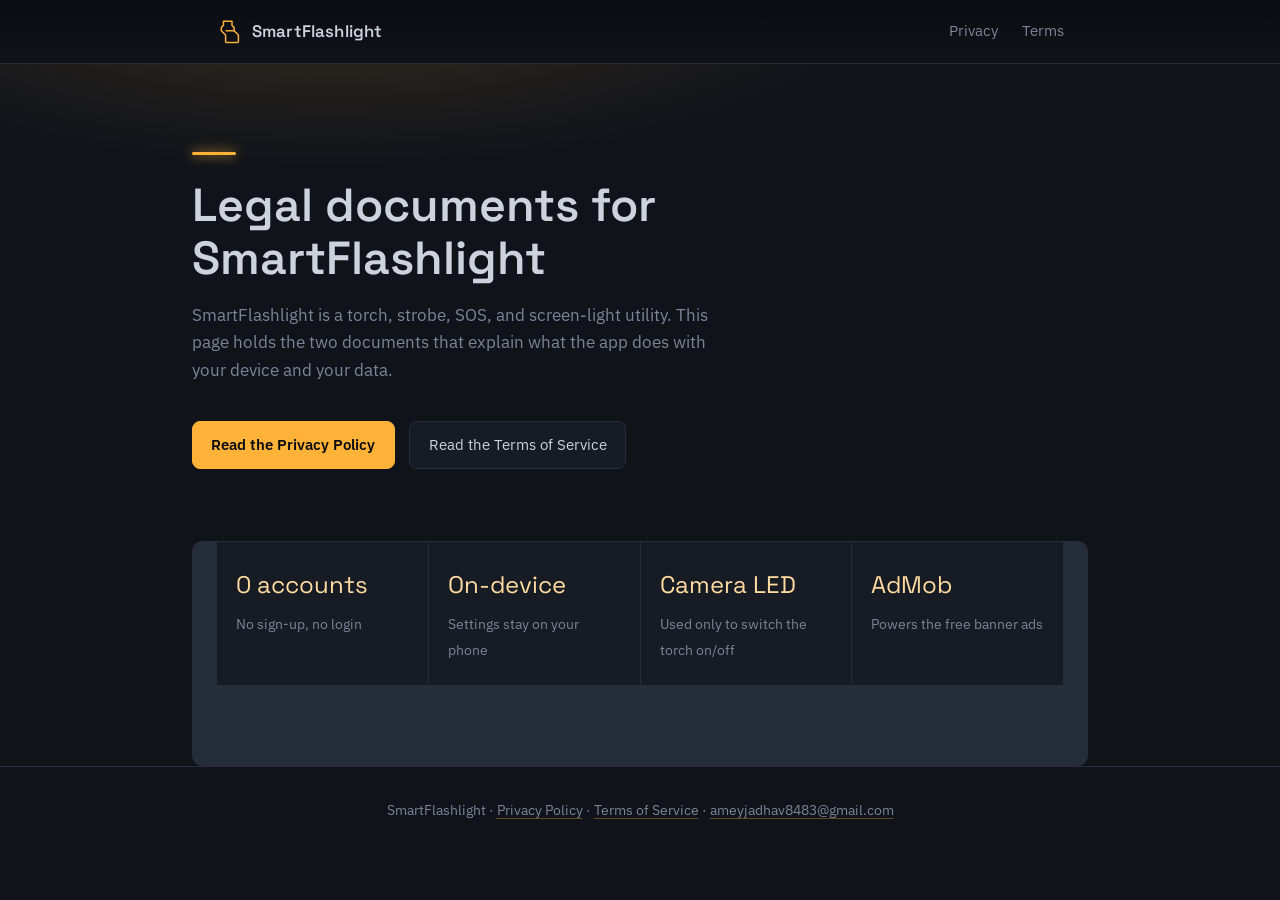
<file: index.html>
<!DOCTYPE html>
<html lang="en">
<head>
<meta charset="UTF-8">
<meta name="viewport" content="width=device-width, initial-scale=1.0">
<title>SmartFlashlight — Legal</title>
<meta name="description" content="Privacy Policy and Terms of Service for SmartFlashlight.">
<link rel="stylesheet" href="style.css">
<link rel="preconnect" href="https://fonts.googleapis.com">
<link href="https://fonts.googleapis.com/css2?family=Space+Grotesk:wght@500;600&family=IBM+Plex+Sans:wght@400;500&display=swap" rel="stylesheet">
</head>
<body>

<div class="topbar">
  <div class="topbar-inner">
    <a class="brand" href="index.html">
      <span class="brand-mark" aria-hidden="true">
        <svg viewBox="0 0 24 24" fill="none" xmlns="http://www.w3.org/2000/svg">
          <path d="M9 2H15V6L17 8V11L21 15V21C21 21.5523 20.5523 22 20 22H10C9.44772 22 9 21.5523 9 21V15L5 11V8L7 6V2Z" stroke="#FFB238" stroke-width="1.4" stroke-linejoin="round"/>
          <path d="M9 11H17" stroke="#FFB238" stroke-width="1.4"/>
        </svg>
      </span>
      SmartFlashlight
    </a>
    <nav class="toplinks">
      <a href="privacy.html">Privacy</a>
      <a href="terms.html">Terms</a>
    </nav>
  </div>
</div>

<section class="hero">
  <div class="hero-inner">
    <div class="eyebrow-beam" aria-hidden="true"></div>
    <h1>Legal documents for SmartFlashlight</h1>
    <p>SmartFlashlight is a torch, strobe, SOS, and screen-light utility. This page holds the two documents that explain what the app does with your device and your data.</p>
    <div class="hero-links">
      <a class="pill-link primary" href="privacy.html">Read the Privacy Policy</a>
      <a class="pill-link" href="terms.html">Read the Terms of Service</a>
    </div>
  </div>
</section>

<div class="strip">
  <div class="strip-item"><span class="n">0 accounts</span><span class="l">No sign-up, no login</span></div>
  <div class="strip-item"><span class="n">On-device</span><span class="l">Settings stay on your phone</span></div>
  <div class="strip-item"><span class="n">Camera LED</span><span class="l">Used only to switch the torch on/off</span></div>
  <div class="strip-item"><span class="n">AdMob</span><span class="l">Powers the free banner ads</span></div>
</div>

<footer>
  SmartFlashlight · <a href="privacy.html">Privacy Policy</a> · <a href="terms.html">Terms of Service</a> · <a href="mailto:ameyjadhav8483@gmail.com">ameyjadhav8483@gmail.com</a>
</footer>

</body>
</html>
</file>
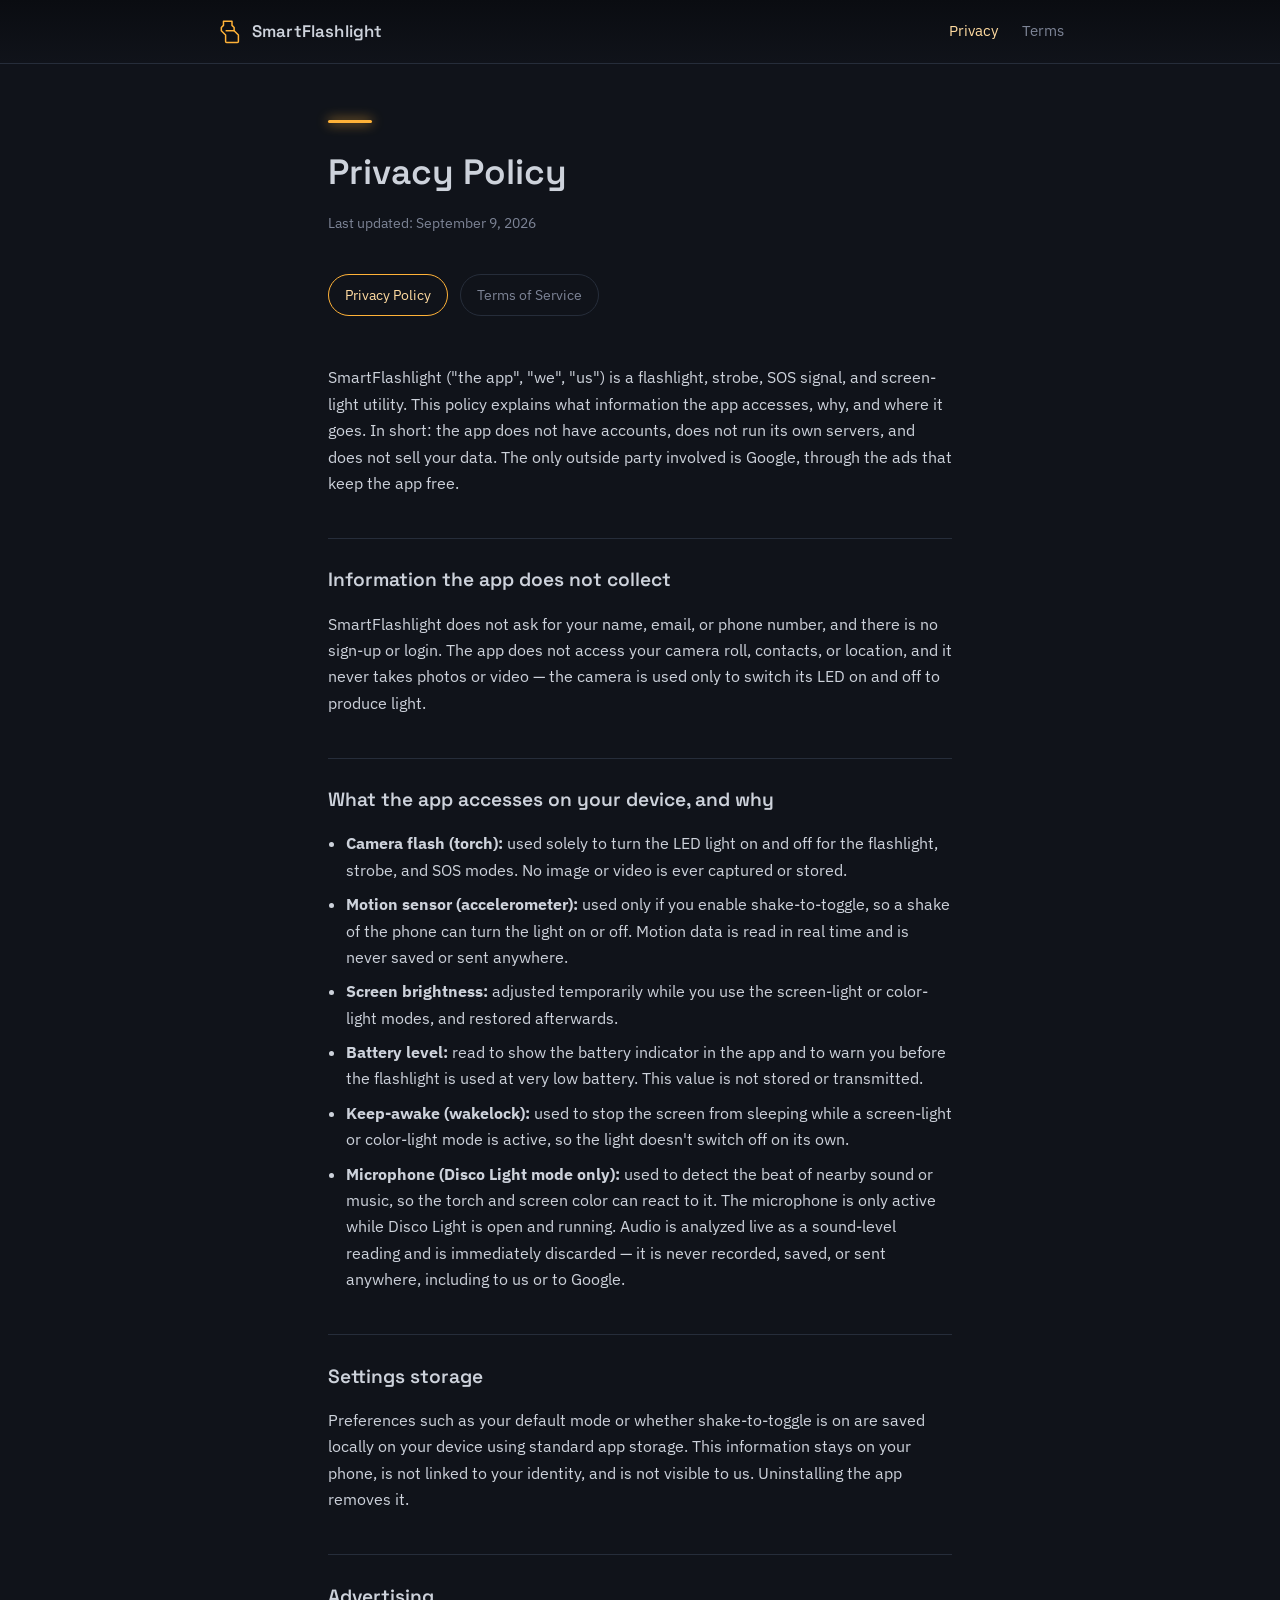
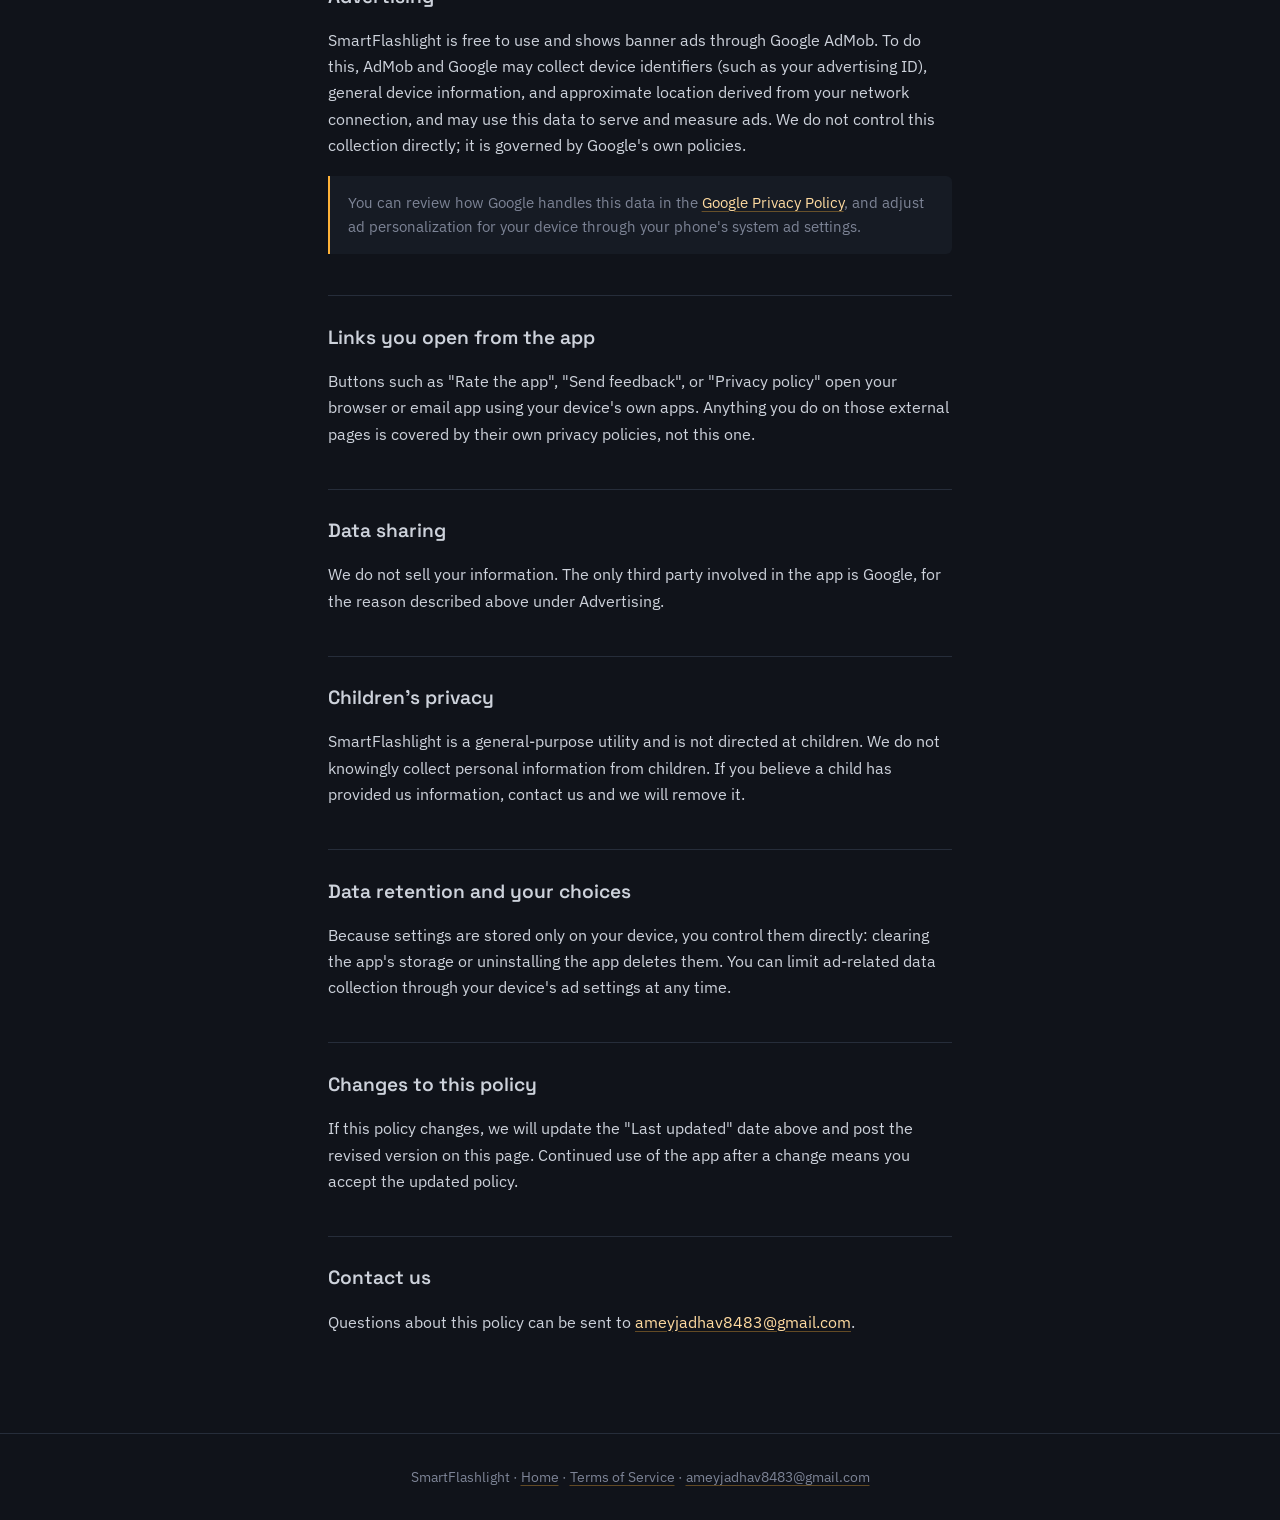
<file: privacy.html>
<!DOCTYPE html>
<html lang="en">
<head>
<meta charset="UTF-8">
<meta name="viewport" content="width=device-width, initial-scale=1.0">
<title>Privacy Policy — SmartFlashlight</title>
<meta name="description" content="Privacy Policy for the SmartFlashlight app.">
<link rel="stylesheet" href="style.css">
<link rel="preconnect" href="https://fonts.googleapis.com">
<link href="https://fonts.googleapis.com/css2?family=Space+Grotesk:wght@500;600&family=IBM+Plex+Sans:wght@400;500&display=swap" rel="stylesheet">
</head>
<body>

<div class="topbar">
  <div class="topbar-inner">
    <a class="brand" href="index.html">
      <span class="brand-mark" aria-hidden="true">
        <svg viewBox="0 0 24 24" fill="none" xmlns="http://www.w3.org/2000/svg">
          <path d="M9 2H15V6L17 8V11L21 15V21C21 21.5523 20.5523 22 20 22H10C9.44772 22 9 21.5523 9 21V15L5 11V8L7 6V2Z" stroke="#FFB238" stroke-width="1.4" stroke-linejoin="round"/>
          <path d="M9 11H17" stroke="#FFB238" stroke-width="1.4"/>
        </svg>
      </span>
      SmartFlashlight
    </a>
    <nav class="toplinks">
      <a href="privacy.html" aria-current="page">Privacy</a>
      <a href="terms.html">Terms</a>
    </nav>
  </div>
</div>

<div class="doc-header">
  <div class="eyebrow-beam" aria-hidden="true"></div>
  <h1>Privacy Policy</h1>
  <p class="doc-meta">Last updated: September 9, 2026</p>
</div>

<div class="doc-nav-switch">
  <a class="switch-btn" href="privacy.html" aria-current="page">Privacy Policy</a>
  <a class="switch-btn" href="terms.html">Terms of Service</a>
</div>

<div class="doc-body">

  <p>SmartFlashlight ("the app", "we", "us") is a flashlight, strobe, SOS signal, and screen-light utility. This policy explains what information the app accesses, why, and where it goes. In short: the app does not have accounts, does not run its own servers, and does not sell your data. The only outside party involved is Google, through the ads that keep the app free.</p>

  <h2>Information the app does not collect</h2>
  <p>SmartFlashlight does not ask for your name, email, or phone number, and there is no sign-up or login. The app does not access your camera roll, contacts, or location, and it never takes photos or video — the camera is used only to switch its LED on and off to produce light.</p>

  <h2>What the app accesses on your device, and why</h2>
  <ul>
    <li><strong>Camera flash (torch):</strong> used solely to turn the LED light on and off for the flashlight, strobe, and SOS modes. No image or video is ever captured or stored.</li>
    <li><strong>Motion sensor (accelerometer):</strong> used only if you enable shake-to-toggle, so a shake of the phone can turn the light on or off. Motion data is read in real time and is never saved or sent anywhere.</li>
    <li><strong>Screen brightness:</strong> adjusted temporarily while you use the screen-light or color-light modes, and restored afterwards.</li>
    <li><strong>Battery level:</strong> read to show the battery indicator in the app and to warn you before the flashlight is used at very low battery. This value is not stored or transmitted.</li>
    <li><strong>Keep-awake (wakelock):</strong> used to stop the screen from sleeping while a screen-light or color-light mode is active, so the light doesn't switch off on its own.</li>
    <li><strong>Microphone (Disco Light mode only):</strong> used to detect the beat of nearby sound or music, so the torch and screen color can react to it. The microphone is only active while Disco Light is open and running. Audio is analyzed live as a sound-level reading and is immediately discarded — it is never recorded, saved, or sent anywhere, including to us or to Google.</li>
  </ul>

  <h2>Settings storage</h2>
  <p>Preferences such as your default mode or whether shake-to-toggle is on are saved locally on your device using standard app storage. This information stays on your phone, is not linked to your identity, and is not visible to us. Uninstalling the app removes it.</p>

  <h2>Advertising</h2>
  <p>SmartFlashlight is free to use and shows banner ads through Google AdMob. To do this, AdMob and Google may collect device identifiers (such as your advertising ID), general device information, and approximate location derived from your network connection, and may use this data to serve and measure ads. We do not control this collection directly; it is governed by Google's own policies.</p>
  <div class="callout">You can review how Google handles this data in the <a href="https://policies.google.com/privacy" target="_blank" rel="noopener">Google Privacy Policy</a>, and adjust ad personalization for your device through your phone's system ad settings.</div>

  <h2>Links you open from the app</h2>
  <p>Buttons such as "Rate the app", "Send feedback", or "Privacy policy" open your browser or email app using your device's own apps. Anything you do on those external pages is covered by their own privacy policies, not this one.</p>

  <h2>Data sharing</h2>
  <p>We do not sell your information. The only third party involved in the app is Google, for the reason described above under Advertising.</p>

  <h2>Children's privacy</h2>
  <p>SmartFlashlight is a general-purpose utility and is not directed at children. We do not knowingly collect personal information from children. If you believe a child has provided us information, contact us and we will remove it.</p>

  <h2>Data retention and your choices</h2>
  <p>Because settings are stored only on your device, you control them directly: clearing the app's storage or uninstalling the app deletes them. You can limit ad-related data collection through your device's ad settings at any time.</p>

  <h2>Changes to this policy</h2>
  <p>If this policy changes, we will update the "Last updated" date above and post the revised version on this page. Continued use of the app after a change means you accept the updated policy.</p>

  <h2>Contact us</h2>
  <p>Questions about this policy can be sent to <a href="mailto:ameyjadhav8483@gmail.com">ameyjadhav8483@gmail.com</a>.</p>

</div>

<footer>
  SmartFlashlight · <a href="index.html">Home</a> · <a href="terms.html">Terms of Service</a> · <a href="mailto:ameyjadhav8483@gmail.com">ameyjadhav8483@gmail.com</a>
</footer>

</body>
</html>
</file>
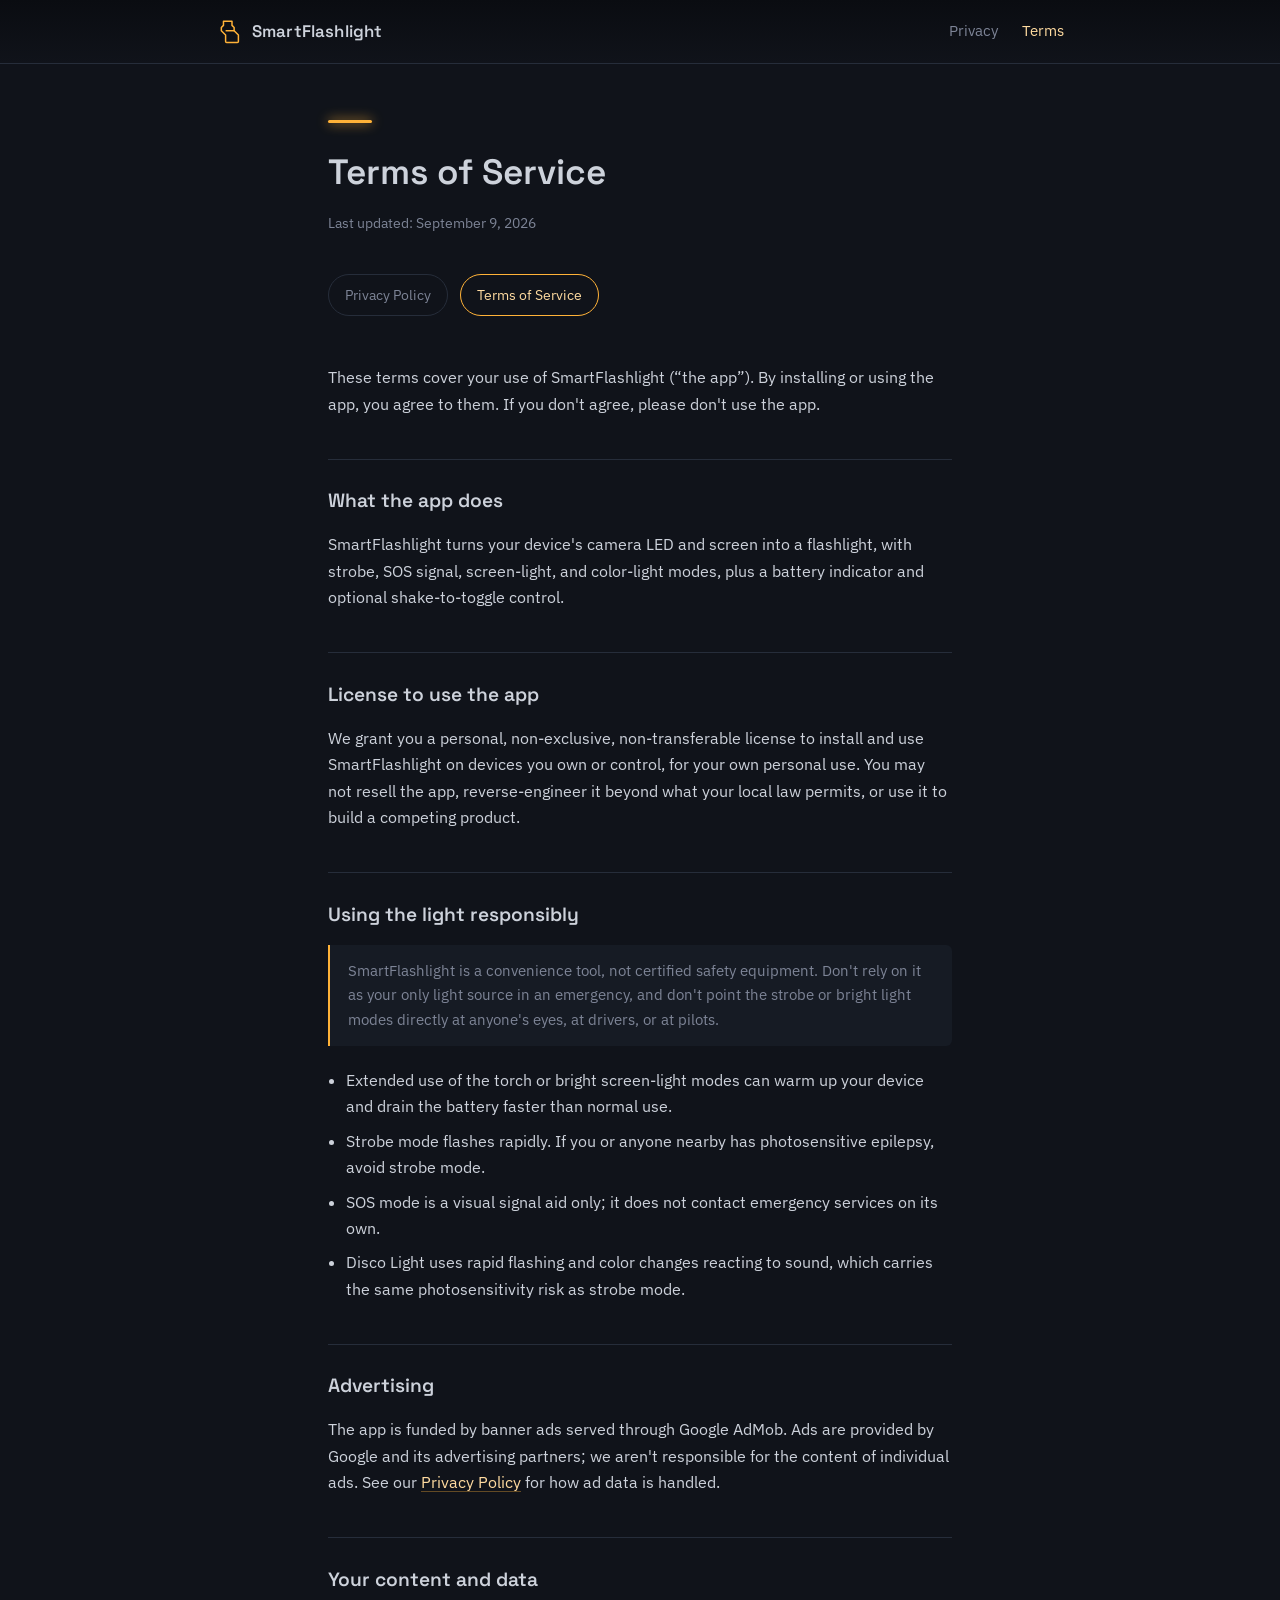
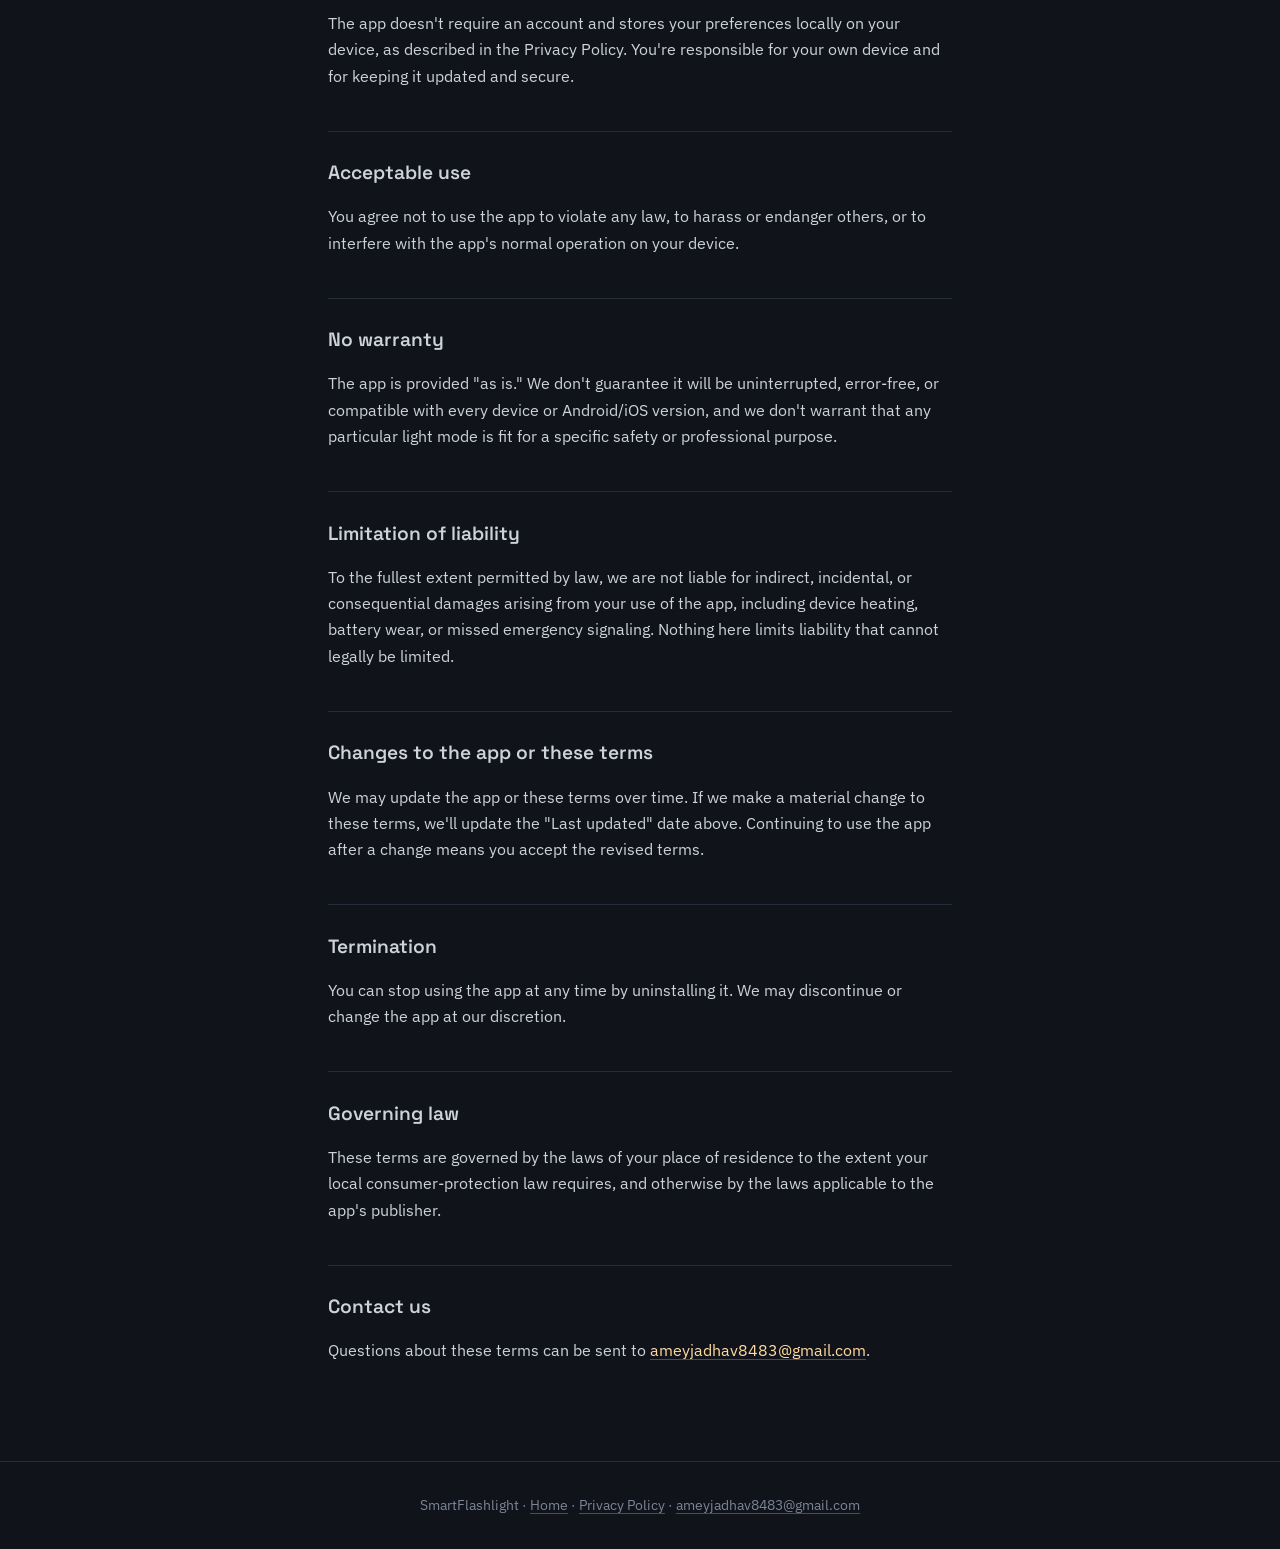
<file: terms.html>
<!DOCTYPE html>
<html lang="en">
<head>
<meta charset="UTF-8">
<meta name="viewport" content="width=device-width, initial-scale=1.0">
<title>Terms of Service — SmartFlashlight</title>
<meta name="description" content="Terms of Service for the SmartFlashlight app.">
<link rel="stylesheet" href="style.css">
<link rel="preconnect" href="https://fonts.googleapis.com">
<link href="https://fonts.googleapis.com/css2?family=Space+Grotesk:wght@500;600&family=IBM+Plex+Sans:wght@400;500&display=swap" rel="stylesheet">
</head>
<body>

<div class="topbar">
  <div class="topbar-inner">
    <a class="brand" href="index.html">
      <span class="brand-mark" aria-hidden="true">
        <svg viewBox="0 0 24 24" fill="none" xmlns="http://www.w3.org/2000/svg">
          <path d="M9 2H15V6L17 8V11L21 15V21C21 21.5523 20.5523 22 20 22H10C9.44772 22 9 21.5523 9 21V15L5 11V8L7 6V2Z" stroke="#FFB238" stroke-width="1.4" stroke-linejoin="round"/>
          <path d="M9 11H17" stroke="#FFB238" stroke-width="1.4"/>
        </svg>
      </span>
      SmartFlashlight
    </a>
    <nav class="toplinks">
      <a href="privacy.html">Privacy</a>
      <a href="terms.html" aria-current="page">Terms</a>
    </nav>
  </div>
</div>

<div class="doc-header">
  <div class="eyebrow-beam" aria-hidden="true"></div>
  <h1>Terms of Service</h1>
  <p class="doc-meta">Last updated: September 9, 2026</p>
</div>

<div class="doc-nav-switch">
  <a class="switch-btn" href="privacy.html">Privacy Policy</a>
  <a class="switch-btn" href="terms.html" aria-current="page">Terms of Service</a>
</div>

<div class="doc-body">

  <p>These terms cover your use of SmartFlashlight (“the app”). By installing or using the app, you agree to them. If you don't agree, please don't use the app.</p>

  <h2>What the app does</h2>
  <p>SmartFlashlight turns your device's camera LED and screen into a flashlight, with strobe, SOS signal, screen-light, and color-light modes, plus a battery indicator and optional shake-to-toggle control.</p>

  <h2>License to use the app</h2>
  <p>We grant you a personal, non-exclusive, non-transferable license to install and use SmartFlashlight on devices you own or control, for your own personal use. You may not resell the app, reverse-engineer it beyond what your local law permits, or use it to build a competing product.</p>

  <h2>Using the light responsibly</h2>
  <div class="callout">SmartFlashlight is a convenience tool, not certified safety equipment. Don't rely on it as your only light source in an emergency, and don't point the strobe or bright light modes directly at anyone's eyes, at drivers, or at pilots.</div>
  <ul>
    <li>Extended use of the torch or bright screen-light modes can warm up your device and drain the battery faster than normal use.</li>
    <li>Strobe mode flashes rapidly. If you or anyone nearby has photosensitive epilepsy, avoid strobe mode.</li>
    <li>SOS mode is a visual signal aid only; it does not contact emergency services on its own.</li>
    <li>Disco Light uses rapid flashing and color changes reacting to sound, which carries the same photosensitivity risk as strobe mode.</li>
  </ul>

  <h2>Advertising</h2>
  <p>The app is funded by banner ads served through Google AdMob. Ads are provided by Google and its advertising partners; we aren't responsible for the content of individual ads. See our <a href="privacy.html">Privacy Policy</a> for how ad data is handled.</p>

  <h2>Your content and data</h2>
  <p>The app doesn't require an account and stores your preferences locally on your device, as described in the Privacy Policy. You're responsible for your own device and for keeping it updated and secure.</p>

  <h2>Acceptable use</h2>
  <p>You agree not to use the app to violate any law, to harass or endanger others, or to interfere with the app's normal operation on your device.</p>

  <h2>No warranty</h2>
  <p>The app is provided "as is." We don't guarantee it will be uninterrupted, error-free, or compatible with every device or Android/iOS version, and we don't warrant that any particular light mode is fit for a specific safety or professional purpose.</p>

  <h2>Limitation of liability</h2>
  <p>To the fullest extent permitted by law, we are not liable for indirect, incidental, or consequential damages arising from your use of the app, including device heating, battery wear, or missed emergency signaling. Nothing here limits liability that cannot legally be limited.</p>

  <h2>Changes to the app or these terms</h2>
  <p>We may update the app or these terms over time. If we make a material change to these terms, we'll update the "Last updated" date above. Continuing to use the app after a change means you accept the revised terms.</p>

  <h2>Termination</h2>
  <p>You can stop using the app at any time by uninstalling it. We may discontinue or change the app at our discretion.</p>

  <h2>Governing law</h2>
  <p>These terms are governed by the laws of your place of residence to the extent your local consumer-protection law requires, and otherwise by the laws applicable to the app's publisher.</p>

  <h2>Contact us</h2>
  <p>Questions about these terms can be sent to <a href="mailto:ameyjadhav8483@gmail.com">ameyjadhav8483@gmail.com</a>.</p>

</div>

<footer>
  SmartFlashlight · <a href="index.html">Home</a> · <a href="privacy.html">Privacy Policy</a> · <a href="mailto:ameyjadhav8483@gmail.com">ameyjadhav8483@gmail.com</a>
</footer>

</body>
</html>
</file>
<file: style.css>
/* SmartFlashlight — legal pages
   Theme: a beam of warm light cutting through the dark.
   That's the app's whole job, so it's the design's whole job too. */

:root {
  --night: #10131a;
  --night-deep: #0a0c11;
  --panel: #161b24;
  --line: #262d3a;
  --text: #cdd2db;
  --text-dim: #7d8496;
  --beam: #ffb238;
  --beam-soft: #ffdba0;
  --beam-glow: rgba(255, 178, 56, 0.18);
  --max: 42rem;
  --font-head: "Space Grotesk", "Archivo", sans-serif;
  --font-body: "IBM Plex Sans", "Segoe UI", sans-serif;
}

* { box-sizing: border-box; }

html {
  scroll-behavior: smooth;
}

@media (prefers-reduced-motion: reduce) {
  html { scroll-behavior: auto; }
  * { animation-duration: 0.001ms !important; transition-duration: 0.001ms !important; }
}

body {
  margin: 0;
  background: var(--night);
  color: var(--text);
  font-family: var(--font-body);
  font-size: 16px;
  line-height: 1.65;
  -webkit-font-smoothing: antialiased;
}

a {
  color: var(--beam-soft);
  text-decoration-color: rgba(255, 178, 56, 0.35);
  text-underline-offset: 3px;
}
a:hover { text-decoration-color: var(--beam); }
a:focus-visible,
button:focus-visible,
.switch-btn:focus-visible {
  outline: 2px solid var(--beam);
  outline-offset: 3px;
}

/* ---------- top bar ---------- */

.topbar {
  border-bottom: 1px solid var(--line);
  background: linear-gradient(180deg, var(--night-deep), var(--night));
}

.topbar-inner {
  max-width: 56rem;
  margin: 0 auto;
  padding: 1.1rem 1.5rem;
  display: flex;
  align-items: center;
  justify-content: space-between;
  gap: 1rem;
}

.brand {
  display: flex;
  align-items: center;
  gap: 0.65rem;
  color: var(--text);
  text-decoration: none;
  font-family: var(--font-head);
  font-weight: 600;
  font-size: 1.05rem;
  letter-spacing: 0.01em;
}

.brand-mark {
  width: 1.6rem;
  height: 1.6rem;
  flex-shrink: 0;
}

.brand-mark svg { display: block; width: 100%; height: 100%; }

.toplinks {
  display: flex;
  gap: 1.5rem;
  font-size: 0.92rem;
}

.toplinks a { color: var(--text-dim); text-decoration: none; }
.toplinks a[aria-current="page"] { color: var(--beam-soft); }
.toplinks a:hover { color: var(--text); }

/* ---------- hero (index only) ---------- */

.hero {
  position: relative;
  overflow: hidden;
  padding: 5.5rem 1.5rem 4.5rem;
  text-align: left;
}

.hero::before {
  content: "";
  position: absolute;
  inset: -20% -10% auto -10%;
  height: 30rem;
  background: radial-gradient(ellipse 55% 60% at 30% 0%, var(--beam-glow), transparent 70%);
  pointer-events: none;
  animation: flicker 6s ease-in-out infinite;
}

@keyframes flicker {
  0%, 100% { opacity: 1; }
  45% { opacity: 0.85; }
  50% { opacity: 1; }
  52% { opacity: 0.9; }
  60% { opacity: 1; }
}

.hero-inner {
  position: relative;
  max-width: 56rem;
  margin: 0 auto;
}

.eyebrow-beam {
  width: 2.75rem;
  height: 3px;
  background: var(--beam);
  border-radius: 2px;
  margin-bottom: 1.5rem;
  box-shadow: 0 0 12px var(--beam);
}

.hero h1 {
  font-family: var(--font-head);
  font-size: clamp(2rem, 4.2vw, 2.9rem);
  line-height: 1.15;
  font-weight: 600;
  margin: 0 0 1rem;
  max-width: 30rem;
}

.hero p {
  color: var(--text-dim);
  max-width: 34rem;
  font-size: 1.05rem;
  margin: 0 0 2.25rem;
}

.hero-links {
  display: flex;
  gap: 0.9rem;
  flex-wrap: wrap;
}

.pill-link {
  display: inline-flex;
  align-items: center;
  gap: 0.5rem;
  padding: 0.7rem 1.15rem;
  border: 1px solid var(--line);
  border-radius: 8px;
  color: var(--text);
  text-decoration: none;
  font-size: 0.92rem;
  background: var(--panel);
  transition: border-color 0.15s ease, color 0.15s ease;
}

.pill-link:hover {
  border-color: var(--beam);
  color: var(--beam-soft);
}

.pill-link.primary {
  background: var(--beam);
  color: var(--night-deep);
  border-color: var(--beam);
  font-weight: 600;
}
.pill-link.primary:hover { color: var(--night-deep); background: var(--beam-soft); border-color: var(--beam-soft); }

/* ---------- feature strip (index only) ---------- */

.strip {
  max-width: 56rem;
  margin: 0 auto;
  padding: 0 1.5rem 5rem;
  display: grid;
  grid-template-columns: repeat(4, 1fr);
  gap: 1px;
  background: var(--line);
  border: 1px solid var(--line);
  border-radius: 10px;
  overflow: hidden;
}

.strip-item {
  background: var(--panel);
  padding: 1.4rem 1.2rem;
}

.strip-item .n {
  font-family: var(--font-head);
  color: var(--beam-soft);
  font-size: 1.5rem;
  display: block;
  margin-bottom: 0.35rem;
}

.strip-item .l {
  color: var(--text-dim);
  font-size: 0.85rem;
}

@media (max-width: 640px) {
  .strip { grid-template-columns: repeat(2, 1fr); }
}

/* ---------- legal document layout ---------- */

.doc-header {
  max-width: var(--max);
  margin: 0 auto;
  padding: 3.5rem 1.5rem 0;
}

.doc-header .eyebrow-beam { margin-bottom: 1.25rem; }

.doc-header h1 {
  font-family: var(--font-head);
  font-size: clamp(1.7rem, 3.4vw, 2.2rem);
  font-weight: 600;
  margin: 0 0 0.6rem;
}

.doc-meta {
  color: var(--text-dim);
  font-size: 0.9rem;
  margin: 0 0 2.5rem;
}

.doc-body {
  max-width: var(--max);
  margin: 0 auto;
  padding: 0 1.5rem 5rem;
}

.doc-body h2 {
  font-family: var(--font-head);
  font-weight: 600;
  font-size: 1.2rem;
  color: var(--text);
  margin: 2.6rem 0 0.9rem;
  padding-top: 0.1rem;
  border-top: 1px solid var(--line);
  padding-top: 1.6rem;
}

.doc-body h2:first-child { border-top: none; padding-top: 0; margin-top: 0; }

.doc-body p { margin: 0 0 1.1rem; }

.doc-body ul {
  margin: 0 0 1.1rem;
  padding-left: 1.1rem;
}

.doc-body li { margin-bottom: 0.5rem; }

.doc-body strong { color: var(--text); }

.callout {
  border-left: 2px solid var(--beam);
  background: var(--panel);
  padding: 0.9rem 1.1rem;
  border-radius: 0 6px 6px 0;
  font-size: 0.92rem;
  color: var(--text-dim);
  margin: 0 0 1.3rem;
}

.doc-nav-switch {
  max-width: var(--max);
  margin: 0 auto;
  padding: 0 1.5rem 3rem;
  display: flex;
  gap: 0.75rem;
  flex-wrap: wrap;
}

.switch-btn {
  padding: 0.55rem 1rem;
  border-radius: 999px;
  border: 1px solid var(--line);
  color: var(--text-dim);
  text-decoration: none;
  font-size: 0.85rem;
}

.switch-btn[aria-current="page"] {
  border-color: var(--beam);
  color: var(--beam-soft);
}

/* ---------- footer ---------- */

footer {
  border-top: 1px solid var(--line);
  padding: 2rem 1.5rem;
  text-align: center;
  color: var(--text-dim);
  font-size: 0.85rem;
}

footer a { color: var(--text-dim); }
footer a:hover { color: var(--beam-soft); }
</file>
